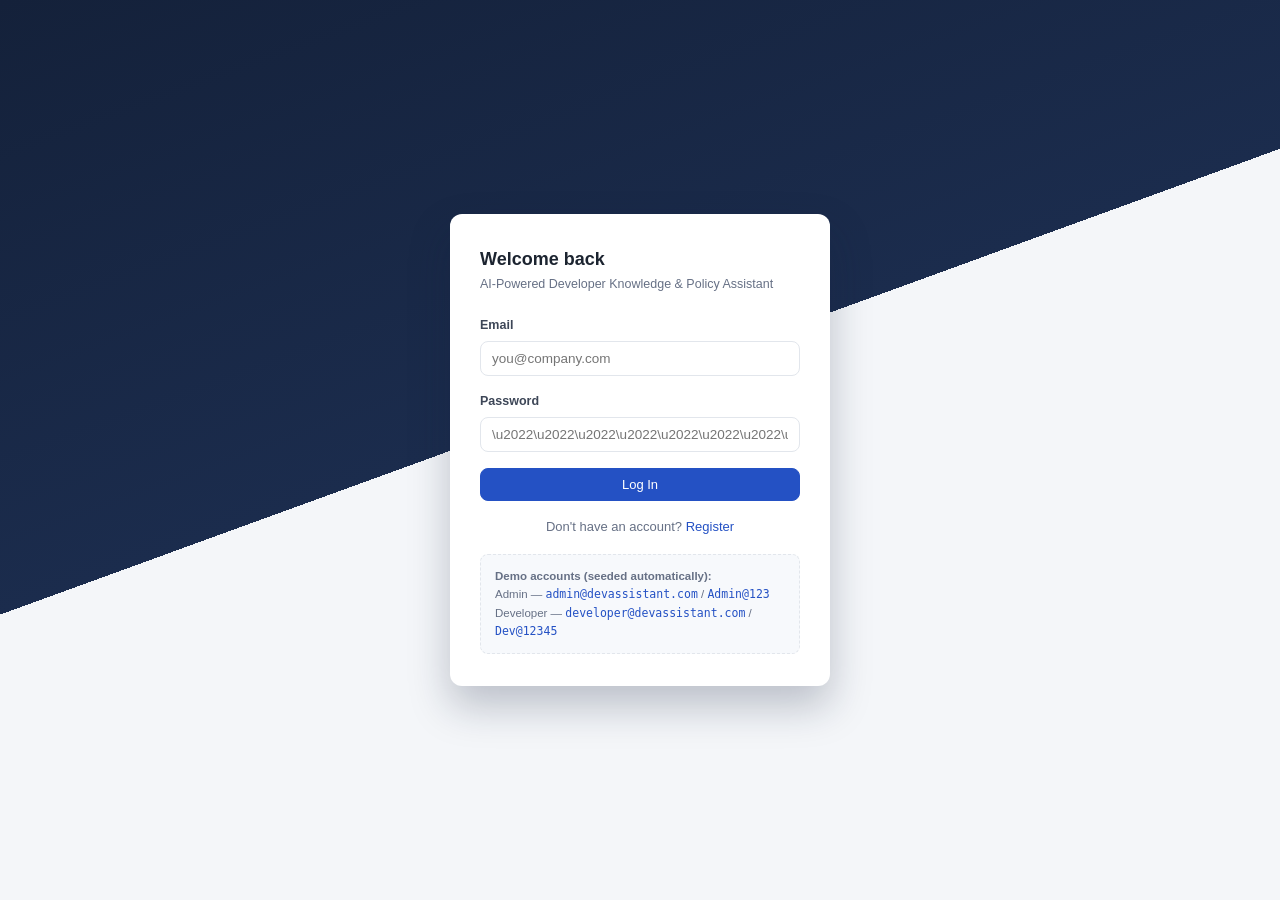
<file: frontend/index.html>
<!DOCTYPE html>
<html lang="en">
<head>
<meta charset="UTF-8">
<title>CoreCode</title>
<script src="js/api.js"></script>
<script>
  window.location.href = Auth.isLoggedIn() ? "dashboard.html" : "login.html";
</script>
</head>
<body></body>
</html>
</file>
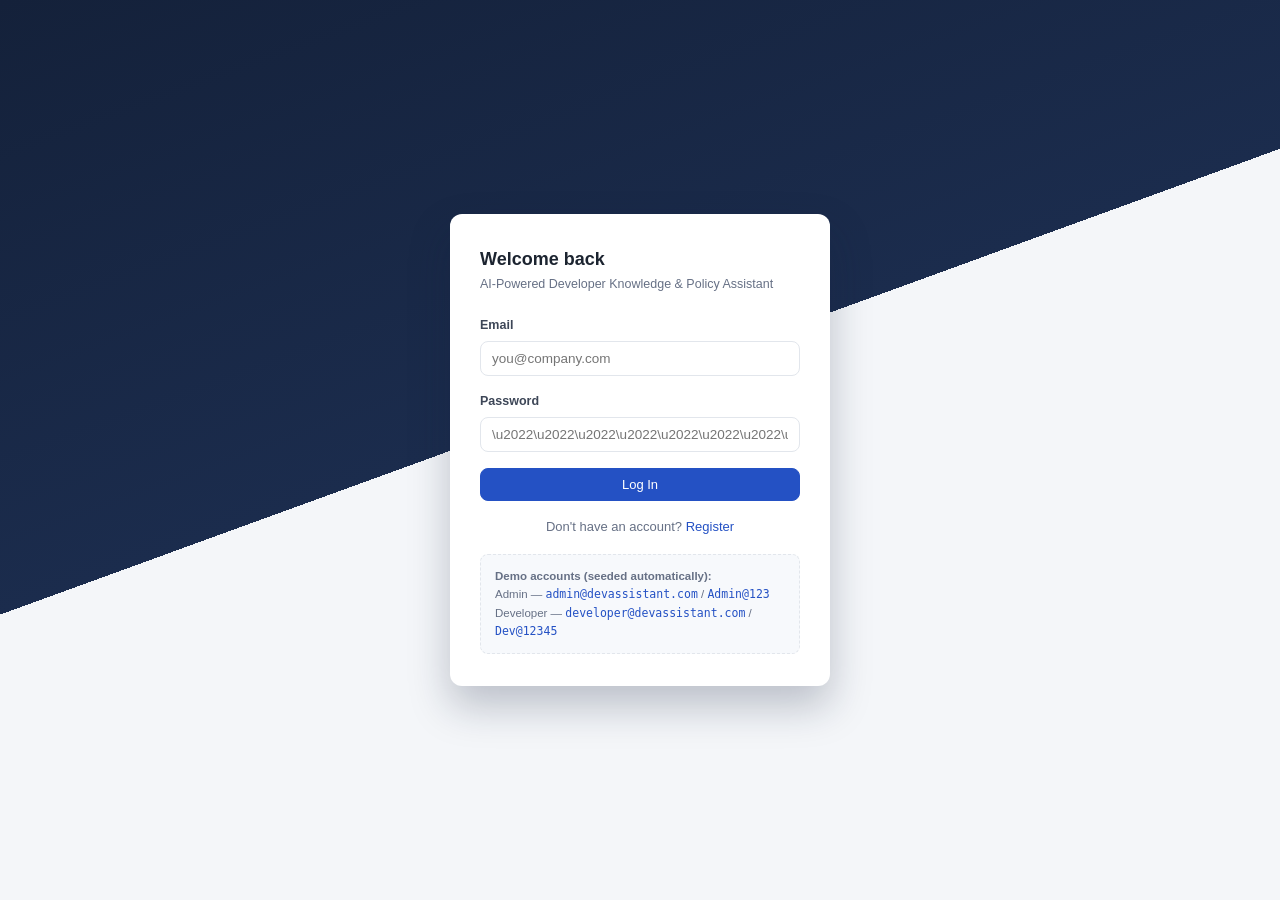
<file: frontend/assistant.html>
<!DOCTYPE html>
<html lang="en">
<head>
<meta charset="UTF-8">
<title>Ask AI - CoreCode</title>
<meta name="viewport" content="width=device-width, initial-scale=1.0">
<link rel="stylesheet" href="css/styles.css">
</head>
<body>
<div class="app-shell">
  <div id="sidebar-root"></div>
  <main class="main">
    <div class="page-header">
      <div>
        <h1>Ask AI</h1>
        <p>Ask about company policy, source code, or Git history &mdash; grounded in your actual data.</p>
      </div>
    </div>

    <div id="context-row" style="margin-bottom: 12px;"></div>

    <div class="card">
      <div class="quick-questions" id="quick-questions"></div>

      <div class="chat-window" id="chat-window">
        <div class="empty-state" id="chat-empty">
          Ask a question below to get started. Try one of the quick questions above.
        </div>
      </div>

      <form id="ask-form" class="chat-input-row">
        <textarea id="question-input" placeholder="e.g. What is the current password requirement?" required></textarea>
        <button type="submit" class="btn btn-primary" id="ask-btn">Ask</button>
      </form>
    </div>
  </main>
</div>

<script src="js/api.js"></script>
<script src="js/common.js"></script>
<script>
  Auth.requireAuth();
  renderSidebar("assistant");

  const params = new URLSearchParams(window.location.search);
  let repoId = params.get("repoId") ? Number(params.get("repoId")) : null;
  let filePath = params.get("filePath") || null;

  renderContextRow();

  function renderContextRow() {
    const row = document.getElementById("context-row");
    if (!repoId || !filePath) { row.innerHTML = ""; return; }
    row.innerHTML = `
      <span class="context-chip">
        Context: ${escapeHtml(filePath)}
        <button onclick="clearContext()" title="Remove context">&times;</button>
      </span>
    `;
  }

  function clearContext() {
    repoId = null;
    filePath = null;
    renderContextRow();
  }

  const quickQuestions = [
    { label: "Ask About Policy", text: "What is the current password requirement?" },
    { label: "Explain Code", text: "What does this method do?" },
    { label: "Why Was This Changed?", text: "Why was this code changed?" },
    { label: "MFA requirement", text: "What is the current MFA requirement?" },
    { label: "Can I use personal GitHub?", text: "Can I upload company code to my personal GitHub?" }
  ];
  document.getElementById("quick-questions").innerHTML = quickQuestions.map((q, i) => `
    <button type="button" class="btn btn-sm" onclick="useQuickQuestion(${i})">${q.label}</button>
  `).join("");

  function useQuickQuestion(i) {
    document.getElementById("question-input").value = quickQuestions[i].text;
  }

  document.getElementById("ask-form").addEventListener("submit", async (e) => {
    e.preventDefault();
    const input = document.getElementById("question-input");
    const question = input.value.trim();
    if (!question) return;

    document.getElementById("chat-empty").remove?.();
    appendMessage("user", question);
    input.value = "";

    const btn = document.getElementById("ask-btn");
    btn.disabled = true;
    const thinkingId = appendMessage("assistant", null, true);

    try {
      const result = await Api.ask(question, repoId, null);
      updateMessage(thinkingId, result.answer, result.sources, result.questionType);
    } catch (err) {
      updateMessage(thinkingId, err.message || "Something went wrong while contacting the assistant.", [], null);
    } finally {
      btn.disabled = false;
    }
  });

  let msgCounter = 0;
  function appendMessage(role, text, thinking = false) {
    const id = "msg-" + (msgCounter++);
    const win = document.getElementById("chat-window");
    const wrapper = document.createElement("div");
    wrapper.className = "chat-msg " + role;
    wrapper.id = id;

    if (thinking) {
      wrapper.innerHTML = `<div class="chat-bubble"><div class="loading-inline"><div class="spinner"></div> Thinking...</div></div>`;
    } else {
      wrapper.innerHTML = `<div class="chat-bubble">${escapeHtml(text)}</div>`;
    }
    win.appendChild(wrapper);
    win.scrollTop = win.scrollHeight;
    return id;
  }

  function updateMessage(id, answer, sources, questionType) {
    const el = document.getElementById(id);
    const typeLabel = questionType ? `<span class="badge badge-type" style="margin-bottom:8px;display:inline-block;">${questionType}</span><br>` : "";
    let html = `<div class="chat-bubble">${typeLabel}${escapeHtml(answer)}</div>`;

    html += `<div class="evidence-box"><div class="evidence-title">Evidence</div>`;
    if (sources && sources.length) {
      html += sources.map(s => `
        <div class="evidence-item"><span class="badge badge-type">${s.sourceType}</span> ${escapeHtml(s.sourceLabel)}</div>
      `).join("");
    } else {
      html += `<div class="evidence-item">No relevant source found.</div>`;
    }
    html += `</div>`;

    el.innerHTML = html;
    const win = document.getElementById("chat-window");
    win.scrollTop = win.scrollHeight;
  }
</script>
</body>
</html>
</file>
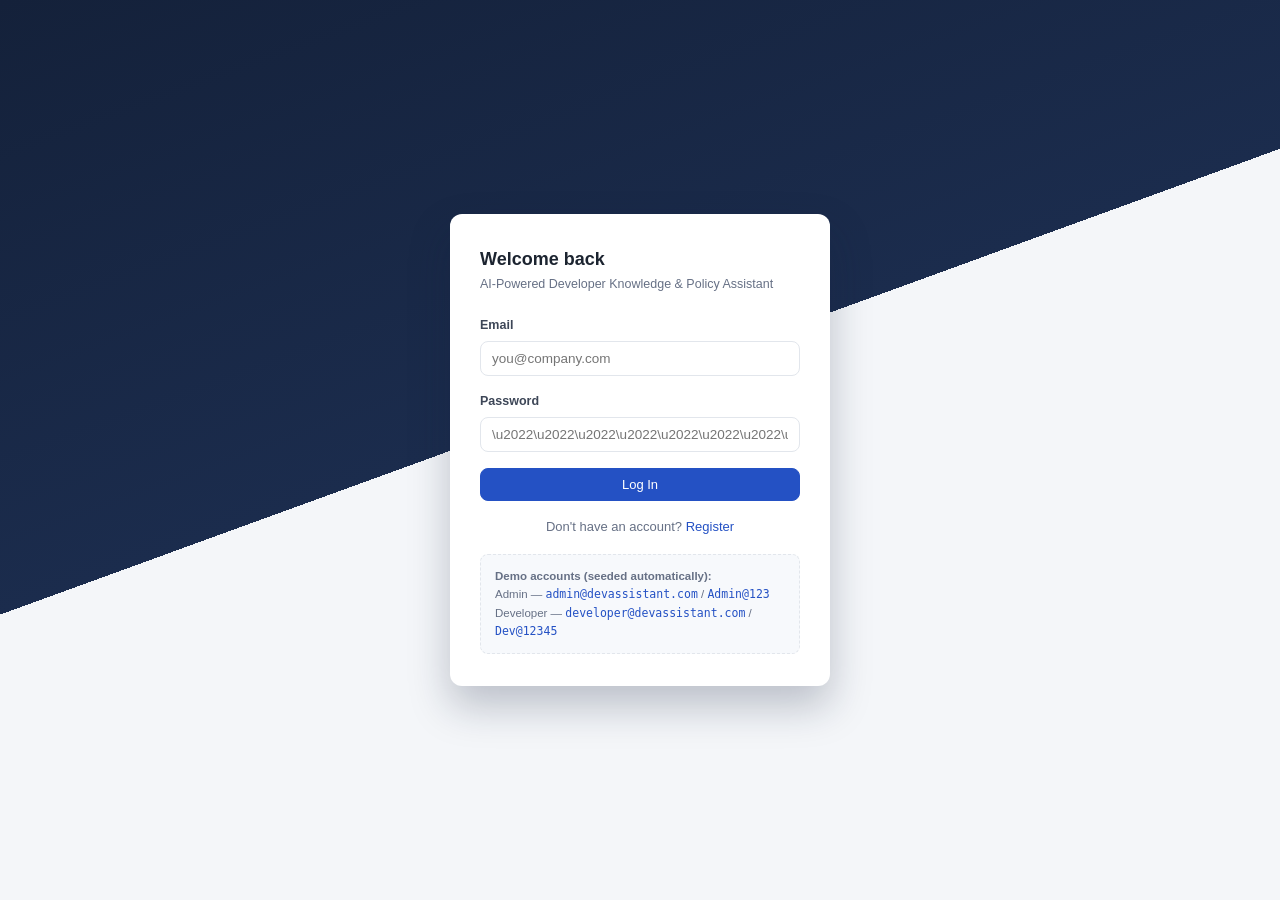
<file: frontend/code-explorer.html>
<!DOCTYPE html>
<html lang="en">
<head>
<meta charset="UTF-8">
<title>Code Explorer - CoreCode</title>
<meta name="viewport" content="width=device-width, initial-scale=1.0">
<link rel="stylesheet" href="css/styles.css">
</head>
<body>
<div class="app-shell">
  <div id="sidebar-root"></div>
  <main class="main">
    <div class="page-header">
      <div>
        <h1>Code Explorer</h1>
        <p id="repo-label">Select a repository to browse its source files.</p>
      </div>
      <a href="repositories.html" class="btn">&larr; Repositories</a>
    </div>

    <div id="alert-box" class="alert hidden"></div>

    <div class="explorer-layout">
      <div class="card file-tree" id="file-tree">
        <div class="empty-state">Loading files...</div>
      </div>

      <div>
        <div class="card" id="file-card" style="display:none;">
          <div class="card-header">
            <h2 id="file-title">File</h2>
            <span class="badge badge-type" id="file-language"></span>
          </div>
          <div class="code-viewer" id="code-viewer"></div>
          <div class="code-actions">
            <button class="btn btn-primary" id="explain-btn">Explain Code</button>
            <button class="btn" id="why-changed-btn">Why Was This Changed?</button>
            <a class="btn" id="ask-about-btn" href="#">Ask About Code &rarr;</a>
          </div>
        </div>

        <div class="card" id="commits-card" style="display:none;">
          <div class="card-header"><h2>Commit History for this file</h2></div>
          <table>
            <thead><tr><th>Commit</th><th>Message</th><th>Author</th><th>Date</th></tr></thead>
            <tbody id="commit-rows"></tbody>
          </table>
        </div>

        <div class="card hidden" id="quick-answer-card">
          <div class="card-header"><h2 id="quick-answer-title">Answer</h2></div>
          <div class="chat-bubble" id="quick-answer-text" style="background:#f1f3f8;"></div>
          <div class="evidence-box" id="quick-answer-evidence" style="margin-top:10px;"></div>
        </div>
      </div>
    </div>
  </main>
</div>

<script src="js/api.js"></script>
<script src="js/common.js"></script>
<script>
  Auth.requireAuth();
  renderSidebar("code-explorer");

  const params = new URLSearchParams(window.location.search);
  const repoId = params.get("repoId");
  let selectedFile = null;

  if (!repoId) {
    document.getElementById("file-tree").innerHTML = `<div class="empty-state">No repository selected.<br><a href="repositories.html">Go to Repositories</a></div>`;
  } else {
    loadFiles();
  }

  async function loadFiles() {
    try {
      const repos = await Api.listRepositories();
      const repo = repos.find(r => String(r.id) === String(repoId));
      if (repo) document.getElementById("repo-label").textContent = repo.owner + "/" + repo.name + " (" + repo.defaultBranch + ")";

      const files = await Api.listFiles(repoId);
      const tree = document.getElementById("file-tree");
      if (!files.length) {
        tree.innerHTML = `<div class="empty-state">No supported source files indexed yet for this repository.</div>`;
        return;
      }
      tree.innerHTML = files.map(f => `
        <div class="file-tree-item" data-path="${escapeHtml(f.filePath)}">${escapeHtml(f.filePath)}</div>
      `).join("");

      tree.querySelectorAll(".file-tree-item").forEach(el => {
        el.addEventListener("click", () => selectFile(el.dataset.path, tree));
      });
    } catch (err) {
      showAlert("alert-box", err.message || "Failed to load files");
    }
  }

  async function selectFile(path, tree) {
    selectedFile = path;
    tree.querySelectorAll(".file-tree-item").forEach(el => el.classList.toggle("active", el.dataset.path === path));
    document.getElementById("quick-answer-card").classList.add("hidden");

    try {
      const file = await Api.getFileContent(repoId, path);
      document.getElementById("file-card").style.display = "block";
      document.getElementById("file-title").textContent = file.filePath;
      document.getElementById("file-language").textContent = file.language || "";
      document.getElementById("code-viewer").textContent = file.content;
      document.getElementById("ask-about-btn").href = "assistant.html?repoId=" + repoId + "&filePath=" + encodeURIComponent(path);

      const commits = await Api.listCommits(repoId, path);
      const commitsCard = document.getElementById("commits-card");
      if (commits.length) {
        commitsCard.style.display = "block";
        document.getElementById("commit-rows").innerHTML = commits.map(c => `
          <tr>
            <td><code>${c.commitHash.substring(0, 7)}</code></td>
            <td>${escapeHtml(c.message)}</td>
            <td>${escapeHtml(c.author)}</td>
            <td>${formatDateTime(c.commitDate)}</td>
          </tr>
        `).join("");
      } else {
        commitsCard.style.display = "none";
      }
    } catch (err) {
      showAlert("alert-box", err.message || "Failed to load file");
    }
  }

  document.getElementById("explain-btn").addEventListener("click", () => askQuickQuestion("Explain what this code does."));
  document.getElementById("why-changed-btn").addEventListener("click", () => askQuickQuestion("Why was this code changed?"));

  async function askQuickQuestion(question) {
    if (!selectedFile) return;
    const card = document.getElementById("quick-answer-card");
    card.classList.remove("hidden");
    document.getElementById("quick-answer-title").textContent = question;
    document.getElementById("quick-answer-text").innerHTML = `<div class="loading-inline"><div class="spinner"></div> Thinking...</div>`;
    document.getElementById("quick-answer-evidence").innerHTML = "";
    card.scrollIntoView({ behavior: "smooth" });

    try {
      const result = await Api.ask(question, repoId, selectedFile);
      document.getElementById("quick-answer-text").textContent = result.answer;
      renderEvidence("quick-answer-evidence", result.sources);
    } catch (err) {
      document.getElementById("quick-answer-text").textContent = err.message || "The assistant could not answer this question.";
    }
  }

  function renderEvidence(containerId, sources) {
    const el = document.getElementById(containerId);
    if (!sources || !sources.length) {
      el.innerHTML = `<div class="evidence-title">Evidence</div><div class="evidence-item">No relevant source found.</div>`;
      return;
    }
    el.innerHTML = `<div class="evidence-title">Evidence</div>` + sources.map(s => `
      <div class="evidence-item"><span class="badge badge-type">${s.sourceType}</span> ${escapeHtml(s.sourceLabel)}</div>
    `).join("");
  }
</script>
</body>
</html>
</file>
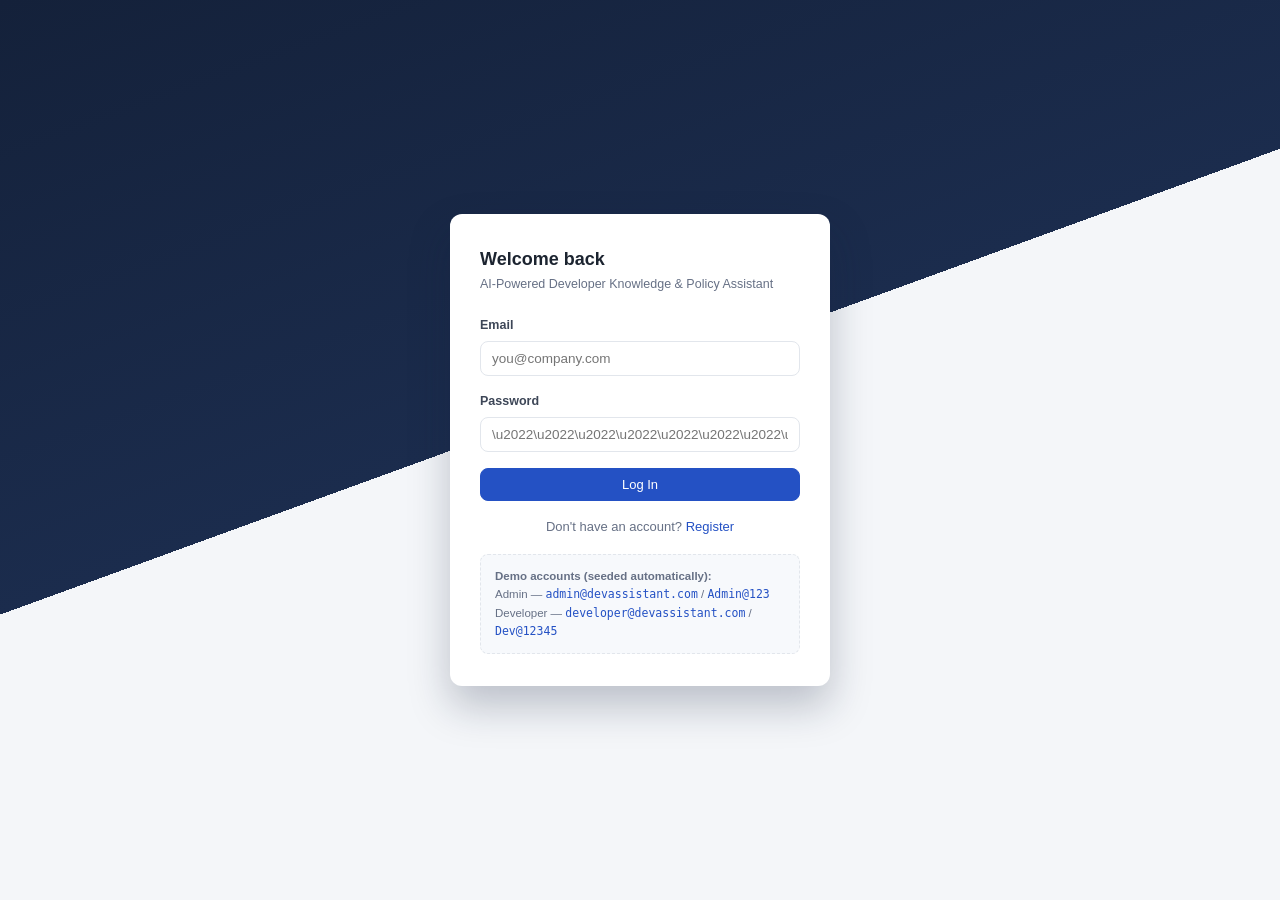
<file: frontend/dashboard.html>
<!DOCTYPE html>
<html lang="en">
<head>
<meta charset="UTF-8">
<title>Dashboard - CoreCode</title>
<meta name="viewport" content="width=device-width, initial-scale=1.0">
<link rel="stylesheet" href="css/styles.css">
</head>
<body>
<div class="app-shell">
  <div id="sidebar-root"></div>
  <main class="main">
    <div class="page-header">
      <div>
        <h1 id="page-title">Dashboard</h1>
        <p id="page-subtitle">Welcome back.</p>
      </div>
    </div>

    <div class="stat-grid" id="stat-grid"></div>

    <div id="admin-panels" class="hidden">
      <div class="card">
        <div class="card-header">
          <h2>Policies</h2>
          <a href="policies.html" class="btn btn-sm">Manage policies</a>
        </div>
        <table>
          <thead><tr><th>Policy</th><th>Current Version</th><th>Status</th><th>Effective Date</th></tr></thead>
          <tbody id="admin-policy-rows"><tr><td colspan="4">Loading...</td></tr></tbody>
        </table>
      </div>
      <div class="card">
        <div class="card-header">
          <h2>Repositories</h2>
          <a href="repositories.html" class="btn btn-sm">Manage repositories</a>
        </div>
        <table>
          <thead><tr><th>Repository</th><th>Owner</th><th>Branch</th></tr></thead>
          <tbody id="admin-repo-rows"><tr><td colspan="3">Loading...</td></tr></tbody>
        </table>
      </div>
    </div>

    <div id="dev-panels" class="hidden">
      <div class="card">
        <div class="card-header"><h2>Quick actions</h2></div>
        <div class="quick-questions">
          <a class="btn btn-primary" href="assistant.html">Ask AI</a>
          <a class="btn" href="policies.html">Browse Policies</a>
          <a class="btn" href="repositories.html">Browse Repositories</a>
        </div>
      </div>
      <div class="card">
        <div class="card-header"><h2>Active policies</h2></div>
        <table>
          <thead><tr><th>Policy</th><th>Version</th><th>Effective Date</th></tr></thead>
          <tbody id="dev-policy-rows"><tr><td colspan="3">Loading...</td></tr></tbody>
        </table>
      </div>
    </div>
  </main>
</div>

<script src="js/api.js"></script>
<script src="js/common.js"></script>
<script>
  Auth.requireAuth();
  renderSidebar("dashboard");

  const isAdmin = Auth.isAdmin();
  document.getElementById("page-subtitle").textContent =
    isAdmin ? "Manage policies, repositories, and monitor assistant usage."
            : "Ask about company policy, source code, and Git history - all in one place.";

  async function loadDashboard() {
    try {
      const policies = await Api.listPolicies();
      const repos = await Api.listRepositories();

      const statGrid = document.getElementById("stat-grid");
      const activeCount = policies.filter(p => p.currentVersionStatus === "ACTIVE").length;

      statGrid.innerHTML = `
        <div class="stat-card"><div class="stat-value">${policies.length}</div><div class="stat-label">Total Policies</div></div>
        <div class="stat-card"><div class="stat-value">${activeCount}</div><div class="stat-label">Active Policies</div></div>
        <div class="stat-card"><div class="stat-value">${repos.length}</div><div class="stat-label">Total Repositories</div></div>
      `;

      if (isAdmin) {
        document.getElementById("admin-panels").classList.remove("hidden");
        const policyRows = document.getElementById("admin-policy-rows");
        policyRows.innerHTML = policies.length ? policies.map(p => `
          <tr>
            <td>${escapeHtml(p.name)}</td>
            <td>${p.currentVersionNumber ? "V" + p.currentVersionNumber : "-"}</td>
            <td>${badge(p.currentVersionStatus)}</td>
            <td>${formatDateTime(p.updatedAt)}</td>
          </tr>
        `).join("") : `<tr><td colspan="4">No policies yet. <a href="policies.html">Upload one</a>.</td></tr>`;

        const repoRows = document.getElementById("admin-repo-rows");
        repoRows.innerHTML = repos.length ? repos.map(r => `
          <tr><td>${escapeHtml(r.owner)}/${escapeHtml(r.name)}</td><td>${escapeHtml(r.owner)}</td><td>${escapeHtml(r.defaultBranch)}</td></tr>
        `).join("") : `<tr><td colspan="3">No repositories connected yet. <a href="repositories.html">Connect one</a>.</td></tr>`;
      } else {
        document.getElementById("dev-panels").classList.remove("hidden");
        const activePolicies = policies.filter(p => p.currentVersionStatus === "ACTIVE");
        const rows = document.getElementById("dev-policy-rows");
        rows.innerHTML = activePolicies.length ? activePolicies.map(p => `
          <tr><td>${escapeHtml(p.name)}</td><td>V${p.currentVersionNumber}</td><td>${formatDateTime(p.updatedAt)}</td></tr>
        `).join("") : `<tr><td colspan="3">No active policies yet.</td></tr>`;
      }
    } catch (err) {
      alert(err.message || "Failed to load dashboard data");
    }
  }

  function badge(status) {
    if (status === "ACTIVE") return '<span class="badge badge-active">ACTIVE</span>';
    if (status === "ARCHIVED") return '<span class="badge badge-archived">ARCHIVED</span>';
    return "-";
  }

  loadDashboard();
</script>
</body>
</html>
</file>
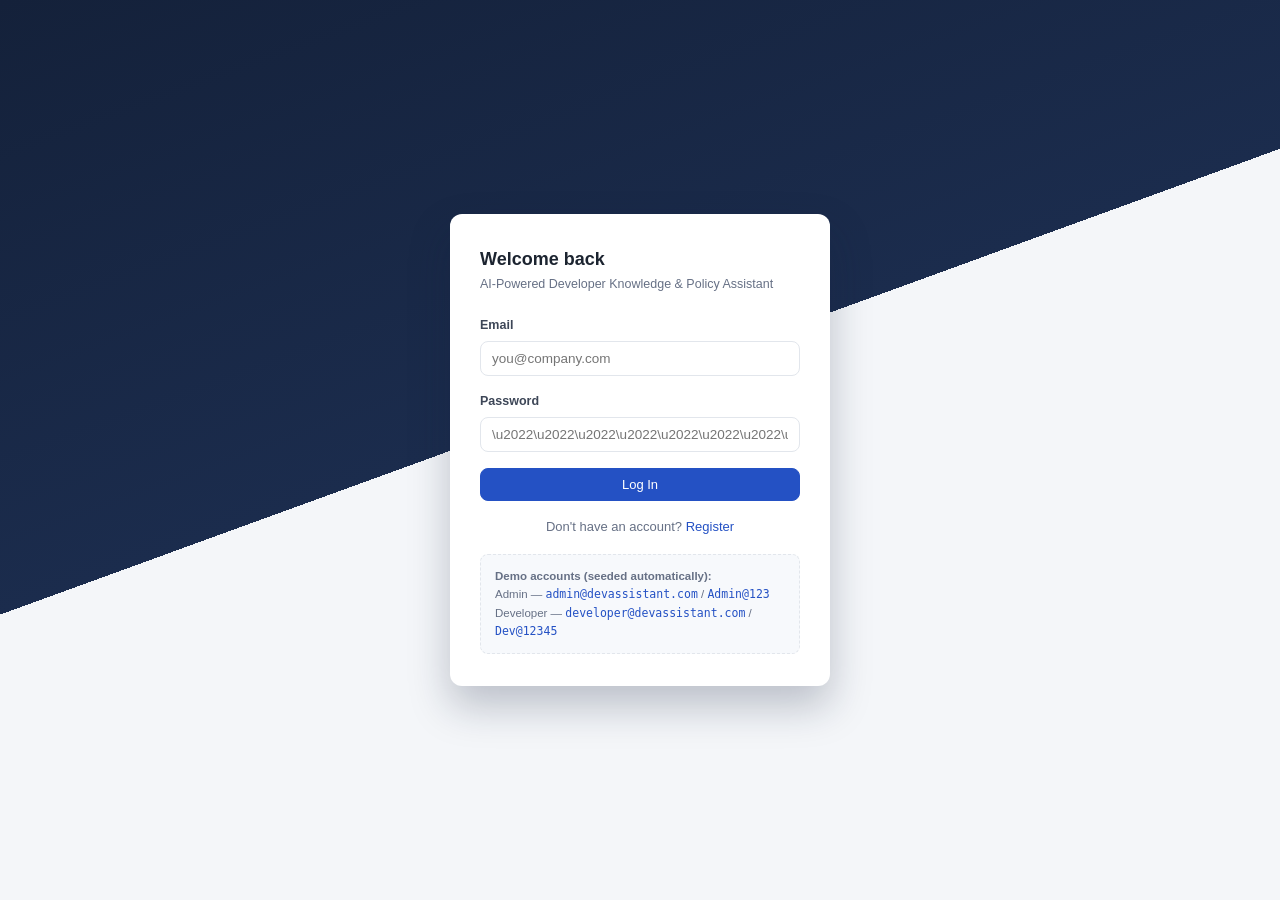
<file: frontend/login.html>
<!DOCTYPE html>
<html lang="en">
<head>
<meta charset="UTF-8">
<title>Login - CoreCode</title>
<meta name="viewport" content="width=device-width, initial-scale=1.0">
<link rel="stylesheet" href="css/styles.css">
</head>
<body>
<div class="auth-wrapper">
  <div class="auth-card">
    <h1>Welcome back</h1>
    <p class="subtitle">AI-Powered Developer Knowledge &amp; Policy Assistant</p>

    <div id="alert-box" class="alert alert-error hidden"></div>

    <form id="login-form">
      <div class="form-group">
        <label for="email">Email</label>
        <input type="email" id="email" required placeholder="you@company.com">
      </div>
      <div class="form-group">
        <label for="password">Password</label>
        <input type="password" id="password" required placeholder="\u2022\u2022\u2022\u2022\u2022\u2022\u2022\u2022">
      </div>
      <button type="submit" class="btn btn-primary btn-block" id="login-btn">Log In</button>
    </form>

    <div class="switch-link">
      Don't have an account? <a href="register.html">Register</a>
    </div>

    <div class="demo-accounts">
      <strong>Demo accounts (seeded automatically):</strong><br>
      Admin &mdash; <code>admin@devassistant.com</code> / <code>Admin@123</code><br>
      Developer &mdash; <code>developer@devassistant.com</code> / <code>Dev@12345</code>
    </div>
  </div>
</div>

<script src="js/api.js"></script>
<script>
  if (Auth.isLoggedIn()) window.location.href = "dashboard.html";

  document.getElementById("login-form").addEventListener("submit", async (e) => {
    e.preventDefault();
    hideAlertLocal();
    const btn = document.getElementById("login-btn");
    btn.disabled = true;
    btn.textContent = "Logging in...";
    try {
      const email = document.getElementById("email").value.trim();
      const password = document.getElementById("password").value;
      const result = await Api.login(email, password);
      Auth.saveSession(result);
      window.location.href = "dashboard.html";
    } catch (err) {
      showAlertLocal(err.message || "Login failed");
    } finally {
      btn.disabled = false;
      btn.textContent = "Log In";
    }
  });

  function showAlertLocal(msg) {
    const box = document.getElementById("alert-box");
    box.textContent = msg;
    box.classList.remove("hidden");
  }
  function hideAlertLocal() {
    document.getElementById("alert-box").classList.add("hidden");
  }
</script>
</body>
</html>
</file>
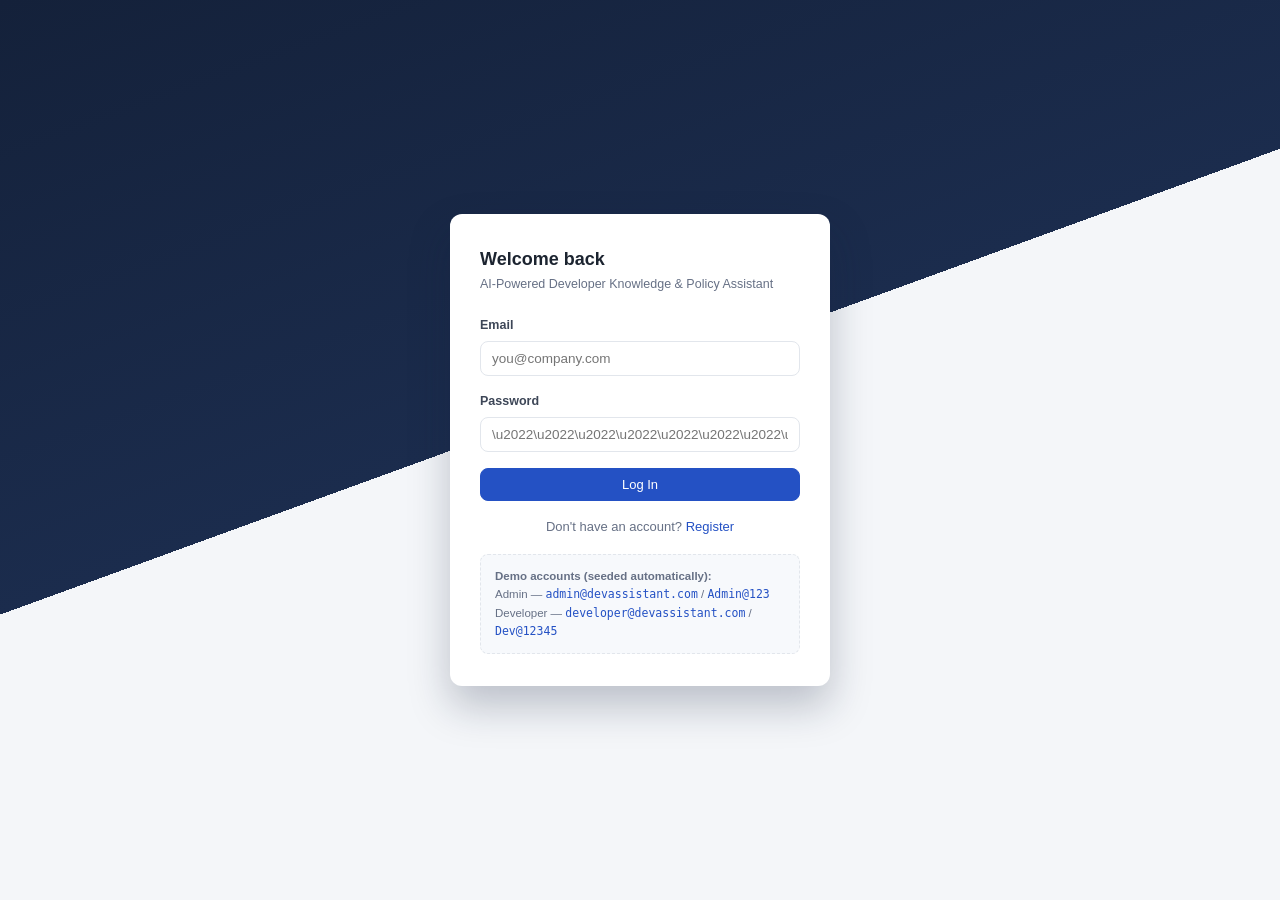
<file: frontend/policies.html>
<!DOCTYPE html>
<html lang="en">
<head>
<meta charset="UTF-8">
<title>Policies - CoreCode</title>
<meta name="viewport" content="width=device-width, initial-scale=1.0">
<link rel="stylesheet" href="css/styles.css">
</head>
<body>
<div class="app-shell">
  <div id="sidebar-root"></div>
  <main class="main">
    <div class="page-header">
      <div>
        <h1>Policies</h1>
        <p>Company policies and their version history.</p>
      </div>
      <button id="new-policy-btn" class="btn btn-primary hidden">+ New Policy</button>
    </div>

    <div id="alert-box" class="alert hidden"></div>

    <div class="card hidden" id="new-policy-form-card">
      <div class="card-header"><h2>Create a new policy</h2></div>
      <form id="new-policy-form">
        <div class="form-group">
          <label for="policy-name">Policy name</label>
          <input type="text" id="policy-name" required placeholder="e.g. Information Security Policy">
        </div>
        <div class="form-group">
          <label for="policy-description">Description</label>
          <textarea id="policy-description" rows="2" placeholder="Short description of what this policy covers"></textarea>
        </div>
        <div class="form-row">
          <button type="submit" class="btn btn-primary">Create Policy</button>
          <button type="button" class="btn" id="cancel-new-policy">Cancel</button>
        </div>
      </form>
    </div>

    <div class="card">
      <div class="card-header"><h2>All Policies</h2></div>
      <table>
        <thead>
          <tr><th>Policy</th><th>Current Version</th><th>Status</th><th>Effective Date</th><th>Actions</th></tr>
        </thead>
        <tbody id="policy-rows"><tr><td colspan="5">Loading...</td></tr></tbody>
      </table>
    </div>
  </main>
</div>

<script src="js/api.js"></script>
<script src="js/common.js"></script>
<script>
  Auth.requireAuth();
  renderSidebar("policies");

  const isAdmin = Auth.isAdmin();
  if (isAdmin) {
    document.getElementById("new-policy-btn").classList.remove("hidden");
  }

  document.getElementById("new-policy-btn").addEventListener("click", () => {
    document.getElementById("new-policy-form-card").classList.remove("hidden");
  });
  document.getElementById("cancel-new-policy").addEventListener("click", () => {
    document.getElementById("new-policy-form-card").classList.add("hidden");
  });

  document.getElementById("new-policy-form").addEventListener("submit", async (e) => {
    e.preventDefault();
    try {
      const name = document.getElementById("policy-name").value.trim();
      const description = document.getElementById("policy-description").value.trim();
      await Api.createPolicy(name, description);
      document.getElementById("new-policy-form-card").classList.add("hidden");
      document.getElementById("new-policy-form").reset();
      showAlert("alert-box", "Policy created. Upload a PDF version to add content.", "success");
      loadPolicies();
    } catch (err) {
      showAlert("alert-box", err.message || "Could not create policy");
    }
  });

  async function loadPolicies() {
    try {
      const policies = await Api.listPolicies();
      const rows = document.getElementById("policy-rows");
      if (!policies.length) {
        rows.innerHTML = `<tr><td colspan="5"><div class="empty-state">No policies yet.</div></td></tr>`;
        return;
      }
      rows.innerHTML = policies.map(p => `
        <tr>
          <td><a href="policy-details.html?id=${p.id}">${escapeHtml(p.name)}</a><br>
              <span class="help-text">${escapeHtml(p.description || "")}</span></td>
          <td>${p.currentVersionNumber ? "V" + p.currentVersionNumber : "-"}</td>
          <td>${badge(p.currentVersionStatus)}</td>
          <td>${formatDateTime(p.updatedAt)}</td>
          <td>
            <a class="btn btn-sm" href="policy-details.html?id=${p.id}">View</a>
            ${isAdmin ? `<button class="btn btn-sm btn-danger" onclick="deletePolicy(${p.id})">Delete</button>` : ""}
          </td>
        </tr>
      `).join("");
    } catch (err) {
      showAlert("alert-box", err.message || "Failed to load policies");
    }
  }

  async function deletePolicy(id) {
    if (!confirm("Delete this policy and all its versions? This cannot be undone.")) return;
    try {
      await Api.deletePolicy(id);
      loadPolicies();
    } catch (err) {
      showAlert("alert-box", err.message || "Failed to delete policy");
    }
  }

  function badge(status) {
    if (status === "ACTIVE") return '<span class="badge badge-active">ACTIVE</span>';
    if (status === "ARCHIVED") return '<span class="badge badge-archived">ARCHIVED</span>';
    return "-";
  }

  loadPolicies();
</script>
</body>
</html>
</file>
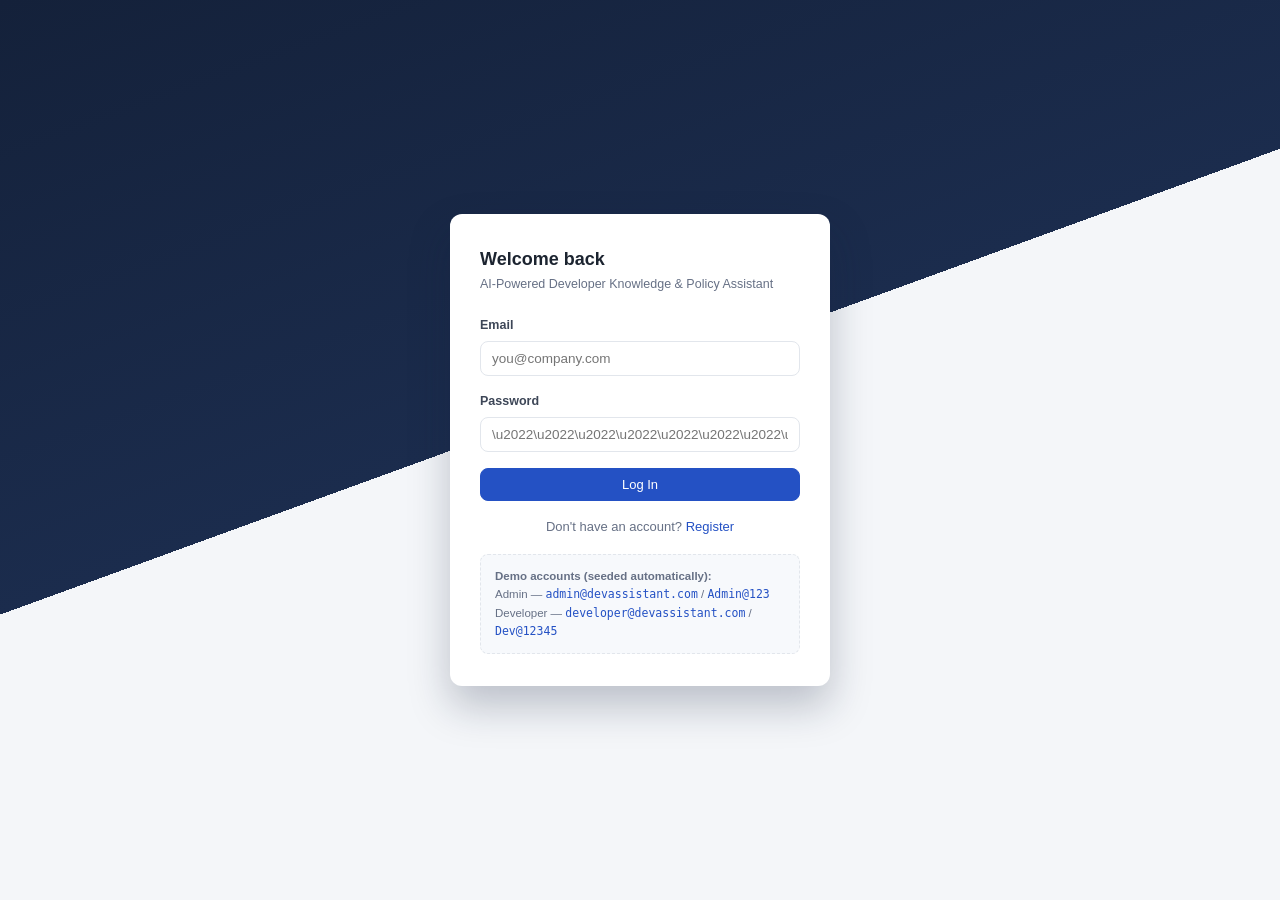
<file: frontend/policy-details.html>
<!DOCTYPE html>
<html lang="en">
<head>
<meta charset="UTF-8">
<title>Policy Details - CoreCode</title>
<meta name="viewport" content="width=device-width, initial-scale=1.0">
<link rel="stylesheet" href="css/styles.css">
</head>
<body>
<div class="app-shell">
  <div id="sidebar-root"></div>
  <main class="main">
    <div class="page-header">
      <div>
        <h1 id="policy-name">Policy</h1>
        <p id="policy-description"></p>
      </div>
      <a href="policies.html" class="btn">&larr; Back to Policies</a>
    </div>

    <div id="alert-box" class="alert hidden"></div>

    <div class="card hidden" id="upload-card">
      <div class="card-header"><h2>Upload New Version (PDF)</h2></div>
      <form id="upload-form">
        <div class="form-row">
          <div class="form-group">
            <label for="pdf-file">PDF file</label>
            <input type="file" id="pdf-file" accept="application/pdf" required>
          </div>
          <div class="form-group">
            <label for="effective-date">Effective date</label>
            <input type="date" id="effective-date">
          </div>
        </div>
        <button type="submit" class="btn btn-primary" id="upload-btn">Upload Version</button>
        <div class="help-text">The PDF text is extracted automatically and split into searchable chunks. The first version uploaded becomes ACTIVE automatically.</div>
      </form>
    </div>

    <div class="card">
      <div class="card-header">
        <h2>Versions</h2>
        <button class="btn btn-sm hidden" id="show-upload-btn">+ Upload Version</button>
      </div>
      <table>
        <thead><tr><th>Version</th><th>Status</th><th>Effective Date</th><th>File</th><th>Actions</th></tr></thead>
        <tbody id="version-rows"><tr><td colspan="5">Loading...</td></tr></tbody>
      </table>
    </div>

    <div class="card">
      <div class="card-header"><h2>Compare Versions</h2></div>
      <div class="form-row">
        <div class="form-group">
          <label for="compare-from">From version</label>
          <select id="compare-from"></select>
        </div>
        <div class="form-group">
          <label for="compare-to">To version</label>
          <select id="compare-to"></select>
        </div>
      </div>
      <button class="btn" id="compare-btn">Compare</button>
      <div id="compare-result" style="margin-top:16px;"></div>
    </div>

    <div class="card" id="content-card" style="display:none;">
      <div class="card-header"><h2 id="content-title">Version Content</h2></div>
      <div class="code-viewer" id="version-content"></div>
    </div>
  </main>
</div>

<script src="js/api.js"></script>
<script src="js/common.js"></script>
<script>
  Auth.requireAuth();
  renderSidebar("policies");

  const params = new URLSearchParams(window.location.search);
  const policyId = params.get("id");
  const isAdmin = Auth.isAdmin();

  if (!policyId) window.location.href = "policies.html";

  if (isAdmin) {
    document.getElementById("show-upload-btn").classList.remove("hidden");
  }
  document.getElementById("show-upload-btn").addEventListener("click", () => {
    document.getElementById("upload-card").classList.toggle("hidden");
  });

  document.getElementById("upload-form").addEventListener("submit", async (e) => {
    e.preventDefault();
    const btn = document.getElementById("upload-btn");
    btn.disabled = true;
    btn.textContent = "Uploading & extracting text...";
    try {
      const file = document.getElementById("pdf-file").files[0];
      const effectiveDate = document.getElementById("effective-date").value;
      await Api.uploadVersion(policyId, file, effectiveDate);
      showAlert("alert-box", "Version uploaded and text extracted successfully.", "success");
      document.getElementById("upload-card").classList.add("hidden");
      document.getElementById("upload-form").reset();
      loadPolicy();
    } catch (err) {
      showAlert("alert-box", err.message || "Upload failed");
    } finally {
      btn.disabled = false;
      btn.textContent = "Upload Version";
    }
  });

  async function loadPolicy() {
    try {
      const policy = await Api.getPolicy(policyId);
      document.getElementById("policy-name").textContent = policy.name;
      document.getElementById("policy-description").textContent = policy.description || "";

      const versions = await Api.listVersions(policyId);
      const rows = document.getElementById("version-rows");
      rows.innerHTML = versions.length ? versions.map(v => `
        <tr>
          <td>V${v.versionNumber}</td>
          <td>${badge(v.status)}</td>
          <td>${v.effectiveDate || "-"}</td>
          <td>${escapeHtml(v.fileName || "-")}</td>
          <td>
            <button class="btn btn-sm" onclick="viewContent(${v.versionNumber}, ${JSON.stringify(v.content).replace(/"/g, '&quot;')})">View</button>
            ${isAdmin && v.status !== "ACTIVE" ? `<button class="btn btn-sm btn-primary" onclick="activate(${v.versionNumber})">Activate</button>` : ""}
          </td>
        </tr>
      `).join("") : `<tr><td colspan="5"><div class="empty-state">No versions uploaded yet.</div></td></tr>`;

      const selects = [document.getElementById("compare-from"), document.getElementById("compare-to")];
      selects.forEach(sel => {
        sel.innerHTML = versions.map(v => `<option value="${v.versionNumber}">V${v.versionNumber} (${v.status})</option>`).join("");
      });
      if (versions.length >= 2) {
        selects[0].value = versions[versions.length - 1].versionNumber;
        selects[1].value = versions[0].versionNumber;
      }
    } catch (err) {
      showAlert("alert-box", err.message || "Failed to load policy");
    }
  }

  async function activate(versionNumber) {
    if (!confirm("Activate V" + versionNumber + "? The currently active version will be archived.")) return;
    try {
      await Api.activateVersion(policyId, versionNumber);
      showAlert("alert-box", "V" + versionNumber + " is now ACTIVE.", "success");
      loadPolicy();
    } catch (err) {
      showAlert("alert-box", err.message || "Failed to activate version");
    }
  }

  function viewContent(versionNumber, content) {
    document.getElementById("content-card").style.display = "block";
    document.getElementById("content-title").textContent = "Version " + versionNumber + " Content";
    document.getElementById("version-content").textContent = content;
    document.getElementById("content-card").scrollIntoView({ behavior: "smooth" });
  }

  document.getElementById("compare-btn").addEventListener("click", async () => {
    const from = document.getElementById("compare-from").value;
    const to = document.getElementById("compare-to").value;
    const resultEl = document.getElementById("compare-result");
    resultEl.innerHTML = `<div class="loading-inline"><div class="spinner"></div> Comparing...</div>`;
    try {
      const result = await Api.compareVersions(policyId, from, to);
      let html = `<p><strong>${result.unchangedSummaryNote[0]}</strong></p>`;
      if (result.addedLines.length) {
        html += `<div class="evidence-box"><div class="evidence-title">Added in V${result.toVersion}</div>` +
          result.addedLines.map(l => `<div class="evidence-item" style="color:var(--color-success)">+ ${escapeHtml(l)}</div>`).join("") + `</div>`;
      }
      if (result.removedLines.length) {
        html += `<div class="evidence-box" style="margin-top:10px;"><div class="evidence-title">Removed from V${result.fromVersion}</div>` +
          result.removedLines.map(l => `<div class="evidence-item" style="color:var(--color-danger)">- ${escapeHtml(l)}</div>`).join("") + `</div>`;
      }
      resultEl.innerHTML = html;
    } catch (err) {
      resultEl.innerHTML = `<div class="alert alert-error">${escapeHtml(err.message || "Comparison failed")}</div>`;
    }
  });

  function badge(status) {
    if (status === "ACTIVE") return '<span class="badge badge-active">ACTIVE</span>';
    if (status === "ARCHIVED") return '<span class="badge badge-archived">ARCHIVED</span>';
    return "-";
  }

  loadPolicy();
</script>
</body>
</html>
</file>
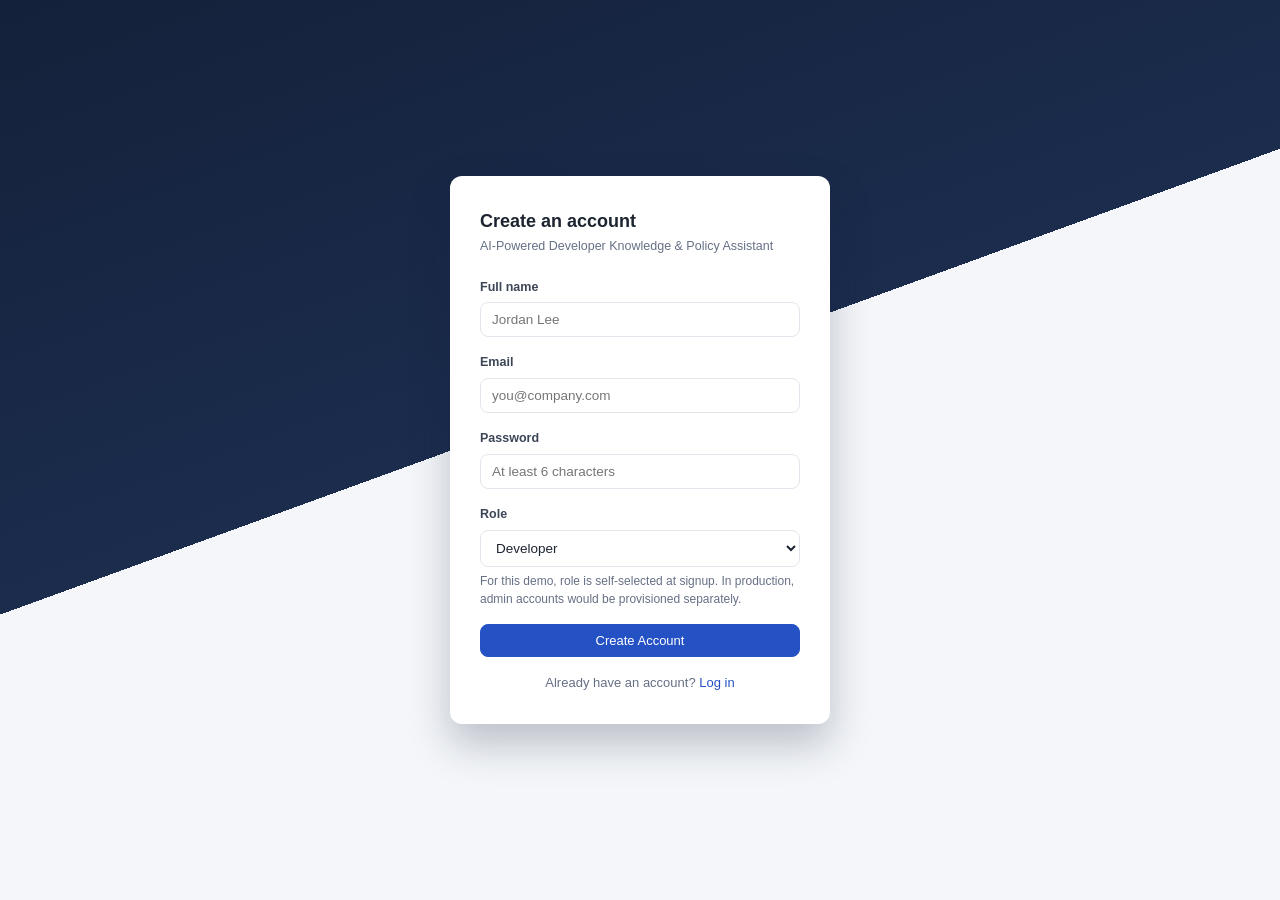
<file: frontend/register.html>
<!DOCTYPE html>
<html lang="en">
<head>
<meta charset="UTF-8">
<title>Register - CoreCode</title>
<meta name="viewport" content="width=device-width, initial-scale=1.0">
<link rel="stylesheet" href="css/styles.css">
</head>
<body>
<div class="auth-wrapper">
  <div class="auth-card">
    <h1>Create an account</h1>
    <p class="subtitle">AI-Powered Developer Knowledge &amp; Policy Assistant</p>

    <div id="alert-box" class="alert alert-error hidden"></div>

    <form id="register-form">
      <div class="form-group">
        <label for="name">Full name</label>
        <input type="text" id="name" required placeholder="Jordan Lee">
      </div>
      <div class="form-group">
        <label for="email">Email</label>
        <input type="email" id="email" required placeholder="you@company.com">
      </div>
      <div class="form-group">
        <label for="password">Password</label>
        <input type="password" id="password" required minlength="6" placeholder="At least 6 characters">
      </div>
      <div class="form-group">
        <label for="role">Role</label>
        <select id="role">
          <option value="DEVELOPER">Developer</option>
          <option value="ADMIN">Admin</option>
        </select>
        <div class="help-text">For this demo, role is self-selected at signup. In production, admin accounts would be provisioned separately.</div>
      </div>
      <button type="submit" class="btn btn-primary btn-block" id="register-btn">Create Account</button>
    </form>

    <div class="switch-link">
      Already have an account? <a href="login.html">Log in</a>
    </div>
  </div>
</div>

<script src="js/api.js"></script>
<script>
  if (Auth.isLoggedIn()) window.location.href = "dashboard.html";

  document.getElementById("register-form").addEventListener("submit", async (e) => {
    e.preventDefault();
    hideAlertLocal();
    const btn = document.getElementById("register-btn");
    btn.disabled = true;
    btn.textContent = "Creating account...";
    try {
      const name = document.getElementById("name").value.trim();
      const email = document.getElementById("email").value.trim();
      const password = document.getElementById("password").value;
      const role = document.getElementById("role").value;
      const result = await Api.register(name, email, password, role);
      Auth.saveSession(result);
      window.location.href = "dashboard.html";
    } catch (err) {
      showAlertLocal(err.message || "Registration failed");
    } finally {
      btn.disabled = false;
      btn.textContent = "Create Account";
    }
  });

  function showAlertLocal(msg) {
    const box = document.getElementById("alert-box");
    box.textContent = msg;
    box.classList.remove("hidden");
  }
  function hideAlertLocal() {
    document.getElementById("alert-box").classList.add("hidden");
  }
</script>
</body>
</html>
</file>
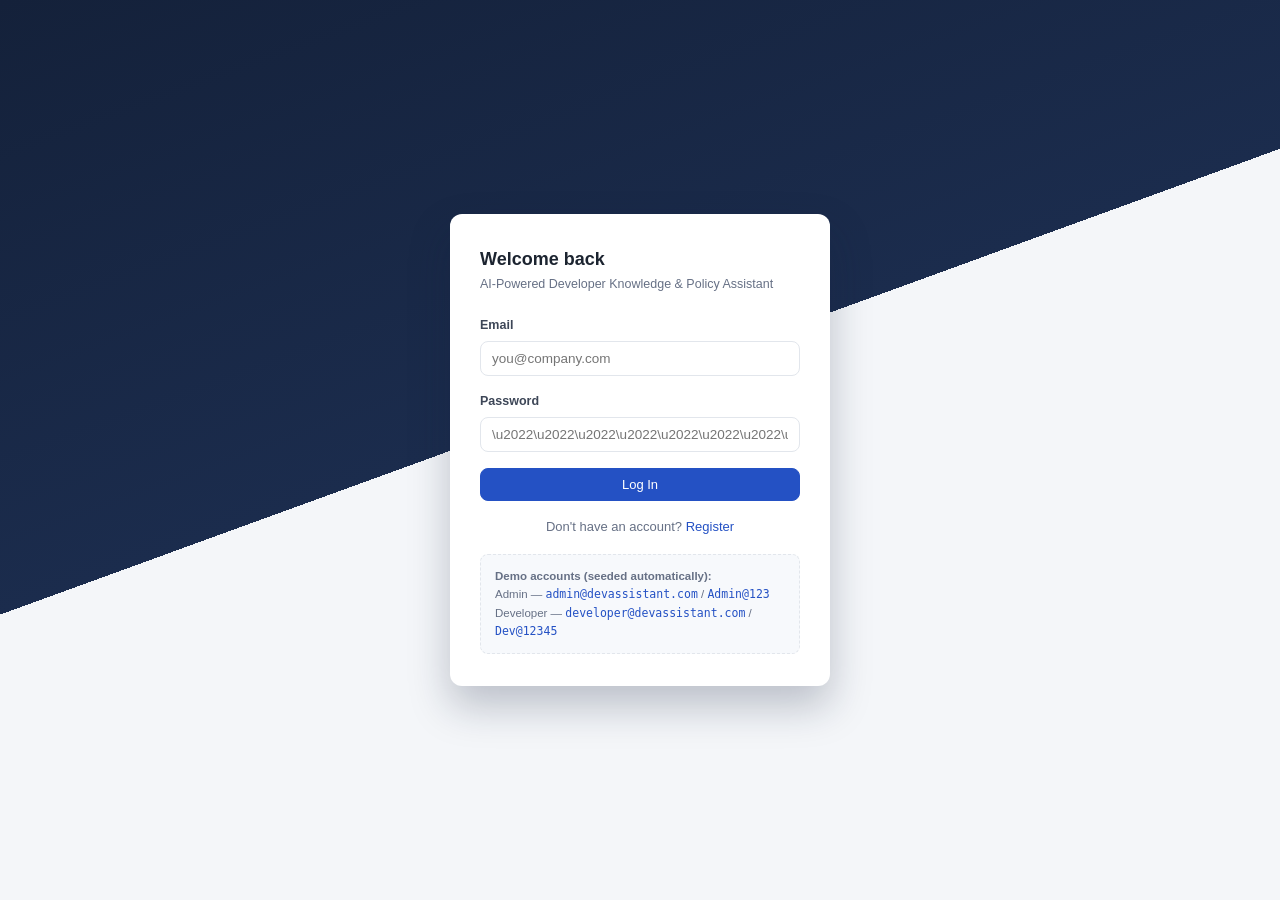
<file: frontend/repositories.html>
<!DOCTYPE html>
<html lang="en">
<head>
<meta charset="UTF-8">
<title>Repositories - CoreCode</title>
<meta name="viewport" content="width=device-width, initial-scale=1.0">
<link rel="stylesheet" href="css/styles.css">
</head>
<body>
<div class="app-shell">
  <div id="sidebar-root"></div>
  <main class="main">
    <div class="page-header">
      <div>
        <h1>Repositories</h1>
        <p>Connect a GitHub repository to enable code and Git-history questions.</p>
      </div>
      <button id="new-repo-btn" class="btn btn-primary hidden">+ Connect Repository</button>
    </div>

    <div id="alert-box" class="alert hidden"></div>

    <div class="card hidden" id="new-repo-form-card">
      <div class="card-header"><h2>Connect a GitHub repository</h2></div>
      <form id="new-repo-form">
        <div class="form-row">
          <div class="form-group">
            <label for="repo-owner">Owner / organization</label>
            <input type="text" id="repo-owner" required placeholder="e.g. octocat">
          </div>
          <div class="form-group">
            <label for="repo-name">Repository name</label>
            <input type="text" id="repo-name" required placeholder="e.g. sample-payments-service">
          </div>
        </div>
        <div class="form-group">
          <label for="repo-branch">Branch (optional)</label>
          <input type="text" id="repo-branch" placeholder="Defaults to the repo's default branch">
        </div>
        <button type="submit" class="btn btn-primary" id="connect-btn">Connect</button>
        <div class="help-text">Requires GITHUB_TOKEN to be configured on the backend. Supported file types for the Code Explorer: .java, .py, .js, .jsx, .ts, .tsx</div>
      </form>
    </div>

    <div class="card">
      <div class="card-header"><h2>Connected Repositories</h2></div>
      <table>
        <thead><tr><th>Repository</th><th>Owner</th><th>Branch</th><th>Connected</th><th>Actions</th></tr></thead>
        <tbody id="repo-rows"><tr><td colspan="5">Loading...</td></tr></tbody>
      </table>
    </div>
  </main>
</div>

<script src="js/api.js"></script>
<script src="js/common.js"></script>
<script>
  Auth.requireAuth();
  renderSidebar("repositories");

  const isAdmin = Auth.isAdmin();
  if (isAdmin) document.getElementById("new-repo-btn").classList.remove("hidden");

  document.getElementById("new-repo-btn").addEventListener("click", () => {
    document.getElementById("new-repo-form-card").classList.remove("hidden");
  });

  document.getElementById("new-repo-form").addEventListener("submit", async (e) => {
    e.preventDefault();
    const btn = document.getElementById("connect-btn");
    btn.disabled = true;
    btn.textContent = "Connecting & syncing (this can take a moment)...";
    try {
      const owner = document.getElementById("repo-owner").value.trim();
      const name = document.getElementById("repo-name").value.trim();
      const branch = document.getElementById("repo-branch").value.trim();
      await Api.connectRepository(owner, name, branch || null);
      showAlert("alert-box", "Repository connected. Files and commit history have been synced from GitHub.", "success");
      document.getElementById("new-repo-form-card").classList.add("hidden");
      document.getElementById("new-repo-form").reset();
      loadRepos();
    } catch (err) {
      showAlert("alert-box", err.message || "Failed to connect repository");
    } finally {
      btn.disabled = false;
      btn.textContent = "Connect";
    }
  });

  async function loadRepos() {
    try {
      const repos = await Api.listRepositories();
      const rows = document.getElementById("repo-rows");
      rows.innerHTML = repos.length ? repos.map(r => `
        <tr>
          <td>${escapeHtml(r.owner)}/${escapeHtml(r.name)}</td>
          <td>${escapeHtml(r.owner)}</td>
          <td>${escapeHtml(r.defaultBranch)}</td>
          <td>${formatDateTime(r.createdAt)}</td>
          <td>
            <a class="btn btn-sm" href="code-explorer.html?repoId=${r.id}">Browse Code</a>
            <a class="btn btn-sm" href="${r.githubUrl}" target="_blank" rel="noopener">GitHub &#8599;</a>
          </td>
        </tr>
      `).join("") : `<tr><td colspan="5"><div class="empty-state">No repositories connected yet.</div></td></tr>`;
    } catch (err) {
      showAlert("alert-box", err.message || "Failed to load repositories");
    }
  }

  loadRepos();
</script>
</body>
</html>
</file>
<file: frontend/css/styles.css>
/* ==========================================================================
   AI-Powered Developer Knowledge & Policy Assistant - Shared Styles
   Enterprise-style, clean, minimal. No frameworks - plain CSS.
   ========================================================================== */

:root {
  --color-bg: #f4f6f9;
  --color-surface: #ffffff;
  --color-border: #e2e6ec;
  --color-text: #1c2430;
  --color-text-muted: #667085;
  --color-primary: #2451c4;
  --color-primary-hover: #1c3fa0;
  --color-primary-light: #eaf0fd;
  --color-success: #17824e;
  --color-success-bg: #e7f6ee;
  --color-danger: #c0362c;
  --color-danger-bg: #fbeaea;
  --color-warning: #a1650b;
  --color-warning-bg: #fdf3e3;
  --sidebar-width: 240px;
  --radius: 8px;
  --shadow: 0 1px 2px rgba(16, 24, 40, 0.06), 0 1px 3px rgba(16, 24, 40, 0.08);
  font-family: -apple-system, BlinkMacSystemFont, "Segoe UI", Roboto, Helvetica, Arial, sans-serif;
}

* { box-sizing: border-box; }

html, body {
  margin: 0;
  padding: 0;
  background: var(--color-bg);
  color: var(--color-text);
  font-size: 14px;
  line-height: 1.5;
}

a { color: var(--color-primary); text-decoration: none; }
a:hover { text-decoration: underline; }

/* ---------------- Layout ---------------- */

.app-shell {
  display: flex;
  min-height: 100vh;
}

.sidebar {
  width: var(--sidebar-width);
  flex-shrink: 0;
  background: #14213a;
  color: #cfd8ea;
  display: flex;
  flex-direction: column;
  padding: 20px 0;
}

.sidebar .brand {
  padding: 0 20px 20px 20px;
  font-weight: 700;
  font-size: 15px;
  color: #fff;
  border-bottom: 1px solid rgba(255,255,255,0.08);
  margin-bottom: 12px;
}

.sidebar .brand small {
  display: block;
  font-weight: 400;
  color: #8b9bc0;
  font-size: 11px;
  margin-top: 2px;
}

.sidebar nav a {
  display: flex;
  align-items: center;
  gap: 10px;
  padding: 10px 20px;
  color: #cfd8ea;
  font-size: 13.5px;
  border-left: 3px solid transparent;
}

.sidebar nav a:hover {
  background: rgba(255,255,255,0.06);
  text-decoration: none;
}

.sidebar nav a.active {
  background: rgba(36, 81, 196, 0.25);
  border-left-color: var(--color-primary);
  color: #fff;
  font-weight: 600;
}

.sidebar .sidebar-footer {
  margin-top: auto;
  padding: 16px 20px 0 20px;
  border-top: 1px solid rgba(255,255,255,0.08);
}

.sidebar .user-chip {
  font-size: 12.5px;
  color: #9fb0d4;
  margin-bottom: 8px;
}

.sidebar .logout-btn {
  width: 100%;
  background: transparent;
  border: 1px solid rgba(255,255,255,0.2);
  color: #cfd8ea;
  padding: 7px 10px;
  border-radius: var(--radius);
  cursor: pointer;
  font-size: 12.5px;
}
.sidebar .logout-btn:hover { background: rgba(255,255,255,0.08); }

.main {
  flex: 1;
  min-width: 0;
  padding: 28px 32px 60px 32px;
}

.page-header {
  display: flex;
  align-items: flex-start;
  justify-content: space-between;
  margin-bottom: 24px;
  flex-wrap: wrap;
  gap: 12px;
}

.page-header h1 {
  font-size: 20px;
  margin: 0 0 4px 0;
}

.page-header p {
  margin: 0;
  color: var(--color-text-muted);
  font-size: 13px;
}

/* ---------------- Cards / Panels ---------------- */

.card {
  background: var(--color-surface);
  border: 1px solid var(--color-border);
  border-radius: var(--radius);
  box-shadow: var(--shadow);
  padding: 20px;
}

.card + .card { margin-top: 16px; }

.card-header {
  display: flex;
  align-items: center;
  justify-content: space-between;
  margin-bottom: 14px;
}

.card-header h2 {
  font-size: 15px;
  margin: 0;
}

.stat-grid {
  display: grid;
  grid-template-columns: repeat(auto-fit, minmax(180px, 1fr));
  gap: 16px;
  margin-bottom: 24px;
}

.stat-card {
  background: var(--color-surface);
  border: 1px solid var(--color-border);
  border-radius: var(--radius);
  padding: 18px 20px;
  box-shadow: var(--shadow);
}

.stat-card .stat-value {
  font-size: 26px;
  font-weight: 700;
  color: var(--color-primary);
}

.stat-card .stat-label {
  color: var(--color-text-muted);
  font-size: 12.5px;
  margin-top: 4px;
}

/* ---------------- Buttons ---------------- */

.btn {
  display: inline-flex;
  align-items: center;
  gap: 6px;
  border: 1px solid var(--color-border);
  background: var(--color-surface);
  color: var(--color-text);
  padding: 8px 14px;
  border-radius: var(--radius);
  font-size: 13px;
  cursor: pointer;
  font-weight: 500;
}
.btn:hover { background: #f2f4f8; }

.btn-primary {
  background: var(--color-primary);
  border-color: var(--color-primary);
  color: #fff;
}
.btn-primary:hover { background: var(--color-primary-hover); }

.btn-sm { padding: 5px 10px; font-size: 12px; }
.btn-danger { color: var(--color-danger); border-color: #f0c8c5; }
.btn-danger:hover { background: var(--color-danger-bg); }
.btn-block { width: 100%; justify-content: center; }
.btn:disabled { opacity: 0.55; cursor: not-allowed; }

/* ---------------- Forms ---------------- */

label {
  display: block;
  font-size: 12.5px;
  font-weight: 600;
  margin-bottom: 6px;
  color: #3d4657;
}

input[type="text"], input[type="email"], input[type="password"], input[type="date"],
textarea, select {
  width: 100%;
  padding: 9px 11px;
  border: 1px solid var(--color-border);
  border-radius: var(--radius);
  font-size: 13.5px;
  background: #fff;
  color: var(--color-text);
  font-family: inherit;
}
input:focus, textarea:focus, select:focus {
  outline: none;
  border-color: var(--color-primary);
  box-shadow: 0 0 0 3px var(--color-primary-light);
}

.form-group { margin-bottom: 16px; }
.form-row { display: flex; gap: 12px; }
.form-row > * { flex: 1; }
.help-text { color: var(--color-text-muted); font-size: 12px; margin-top: 5px; }

/* ---------------- Tables ---------------- */

table { width: 100%; border-collapse: collapse; }
th, td {
  text-align: left;
  padding: 10px 12px;
  border-bottom: 1px solid var(--color-border);
  font-size: 13px;
}
th { color: var(--color-text-muted); font-weight: 600; font-size: 12px; text-transform: uppercase; letter-spacing: 0.02em; }
tbody tr:hover { background: #fafbfd; }

/* ---------------- Badges ---------------- */

.badge {
  display: inline-block;
  padding: 3px 9px;
  border-radius: 999px;
  font-size: 11px;
  font-weight: 600;
  text-transform: uppercase;
  letter-spacing: 0.02em;
}
.badge-active { background: var(--color-success-bg); color: var(--color-success); }
.badge-archived { background: #eceef2; color: #616b7d; }
.badge-admin { background: var(--color-primary-light); color: var(--color-primary); }
.badge-developer { background: var(--color-warning-bg); color: var(--color-warning); }
.badge-type { background: #eef1fb; color: #3346a1; }

/* ---------------- Alerts / Loading / Empty ---------------- */

.alert {
  border-radius: var(--radius);
  padding: 11px 14px;
  font-size: 13px;
  margin-bottom: 16px;
}
.alert-error { background: var(--color-danger-bg); color: var(--color-danger); border: 1px solid #f0c8c5; }
.alert-success { background: var(--color-success-bg); color: var(--color-success); border: 1px solid #bfe4cf; }
.alert-info { background: var(--color-primary-light); color: var(--color-primary); border: 1px solid #c8d8f8; }
.hidden { display: none !important; }

.loading-inline {
  display: flex;
  align-items: center;
  gap: 8px;
  color: var(--color-text-muted);
  font-size: 13px;
  padding: 10px 0;
}
.spinner {
  width: 14px; height: 14px;
  border: 2px solid var(--color-border);
  border-top-color: var(--color-primary);
  border-radius: 50%;
  animation: spin 0.7s linear infinite;
}
@keyframes spin { to { transform: rotate(360deg); } }

.empty-state {
  text-align: center;
  padding: 40px 20px;
  color: var(--color-text-muted);
}

/* ---------------- Auth pages ---------------- */

.auth-wrapper {
  min-height: 100vh;
  display: flex;
  align-items: center;
  justify-content: center;
  background: linear-gradient(160deg, #14213a 0%, #1b2c4d 45%, #f4f6f9 45%);
}

.auth-card {
  width: 380px;
  background: #fff;
  border-radius: 12px;
  box-shadow: 0 20px 40px rgba(20, 33, 58, 0.25);
  padding: 32px 30px;
}

.auth-card h1 {
  font-size: 18px;
  margin: 0 0 2px 0;
}
.auth-card p.subtitle {
  color: var(--color-text-muted);
  font-size: 12.5px;
  margin: 0 0 22px 0;
}

.auth-card .switch-link {
  text-align: center;
  margin-top: 16px;
  font-size: 13px;
  color: var(--color-text-muted);
}

.demo-accounts {
  margin-top: 18px;
  padding: 12px 14px;
  background: #f7f9fc;
  border: 1px dashed var(--color-border);
  border-radius: var(--radius);
  font-size: 11.5px;
  color: var(--color-text-muted);
  line-height: 1.6;
}
.demo-accounts code { color: var(--color-primary); }

/* ---------------- Code Explorer ---------------- */

.explorer-layout {
  display: grid;
  grid-template-columns: 280px 1fr;
  gap: 18px;
  align-items: start;
}

.file-tree {
  max-height: 70vh;
  overflow-y: auto;
}
.file-tree-item {
  padding: 7px 9px;
  border-radius: 6px;
  font-size: 12.5px;
  font-family: "SFMono-Regular", Menlo, Consolas, monospace;
  cursor: pointer;
  color: var(--color-text);
  word-break: break-all;
}
.file-tree-item:hover { background: #f2f4f8; }
.file-tree-item.active { background: var(--color-primary-light); color: var(--color-primary); font-weight: 600; }

.code-viewer {
  background: #0f1524;
  color: #d6def5;
  border-radius: var(--radius);
  padding: 16px;
  font-family: "SFMono-Regular", Menlo, Consolas, monospace;
  font-size: 12.5px;
  line-height: 1.55;
  overflow-x: auto;
  max-height: 55vh;
  white-space: pre;
}

.code-actions {
  display: flex;
  gap: 8px;
  margin: 14px 0;
  flex-wrap: wrap;
}

/* ---------------- Chat / Assistant ---------------- */

.chat-window {
  min-height: 320px;
  max-height: 55vh;
  overflow-y: auto;
  display: flex;
  flex-direction: column;
  gap: 14px;
  padding-right: 4px;
}

.chat-msg { max-width: 88%; }
.chat-msg.user { align-self: flex-end; }
.chat-msg.assistant { align-self: flex-start; }

.chat-bubble {
  padding: 12px 14px;
  border-radius: 10px;
  font-size: 13.5px;
  white-space: pre-wrap;
}
.chat-msg.user .chat-bubble { background: var(--color-primary); color: #fff; border-bottom-right-radius: 2px; }
.chat-msg.assistant .chat-bubble { background: #f1f3f8; color: var(--color-text); border-bottom-left-radius: 2px; }

.evidence-box {
  margin-top: 8px;
  border: 1px solid var(--color-border);
  border-radius: 8px;
  background: #fafbfd;
  padding: 10px 12px;
  font-size: 12px;
}
.evidence-box .evidence-title {
  font-weight: 700;
  color: var(--color-text-muted);
  text-transform: uppercase;
  font-size: 10.5px;
  letter-spacing: 0.04em;
  margin-bottom: 6px;
}
.evidence-item {
  padding: 5px 0;
  border-bottom: 1px dashed var(--color-border);
}
.evidence-item:last-child { border-bottom: none; }

.chat-input-row {
  display: flex;
  gap: 10px;
  margin-top: 16px;
}
.chat-input-row textarea {
  resize: none;
  min-height: 44px;
}

.quick-questions {
  display: flex;
  gap: 8px;
  flex-wrap: wrap;
  margin-bottom: 14px;
}

.context-chip {
  display: inline-flex;
  align-items: center;
  gap: 6px;
  background: var(--color-primary-light);
  color: var(--color-primary);
  padding: 5px 10px;
  border-radius: 999px;
  font-size: 11.5px;
  font-weight: 600;
}
.context-chip button {
  border: none; background: none; cursor: pointer; color: var(--color-primary); font-weight: 700;
}

@media (max-width: 900px) {
  .explorer-layout { grid-template-columns: 1fr; }
  .sidebar { position: fixed; z-index: 20; height: 100vh; transform: translateX(-100%); transition: transform 0.2s; }
  .sidebar.open { transform: translateX(0); }
  .main { padding: 20px; }
}
</file>
